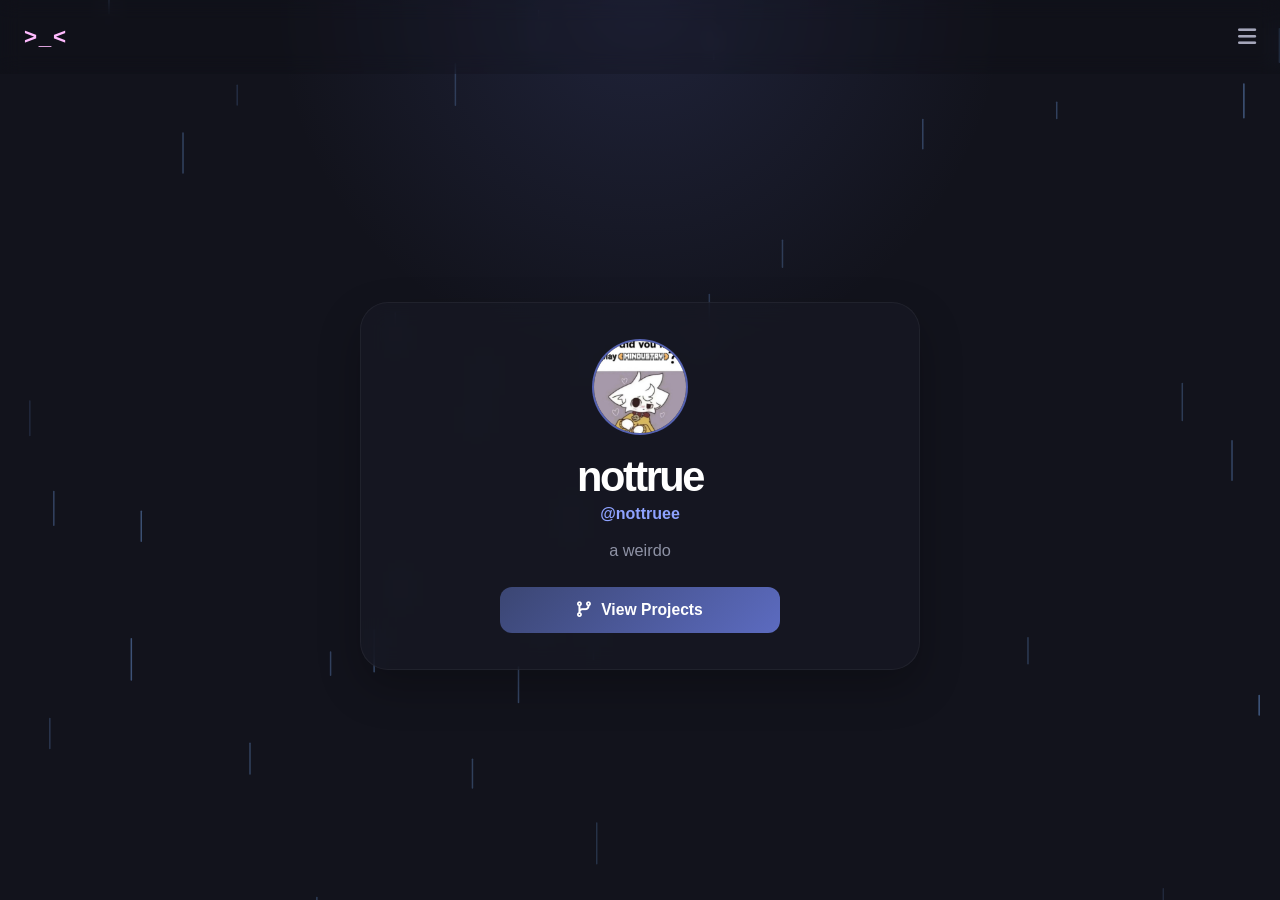
<file: index.html>
<!DOCTYPE html>
<html lang="en">
<head>
    <meta charset="UTF-8">
    <meta name="viewport" content="width=device-width, initial-scale=1.0">
    <title>nottrue | About</title>
    <link rel="stylesheet" href="style.css">
    <link rel="stylesheet" href="https://cdnjs.cloudflare.com/ajax/libs/font-awesome/6.4.0/css/all.min.css">
</head>
<body>
    <canvas id="rain" aria-hidden="true"></canvas>

    <div class="mobile-menu" id="mobileMenu">
        <nav class="menu-links">
            <a href="./" class="menu-item active">About</a>
            <a href="projects/" class="menu-item">Projects</a>
            <a href="links/" class="menu-item">Links</a>
        </nav>
    </div>

    <header class="navbar">
        <a href="./" class="logo-text" aria-label="Home">>_<</a>
        <div class="nav-right">
            <button class="icon-btn" id="menuToggle" aria-label="Toggle Menu">
                <i class="fa-solid fa-bars" id="menuIcon"></i>
            </button>
        </div>
    </header>

    <section id="hero" class="fullscreen-section">
        <main class="hero-section">
            <div class="profile-card">
                <div class="avatar-wrapper">
                    <img src="images/profile/Profilr.jpeg" alt="Profile avatar of nottrue" class="avatar">
                </div>

                <h1 class="profile-name">nottrue</h1>
                <p class="profile-handle">@nottruee</p>
                <p class="tagline">a weirdo</p>

                <div class="cta-buttons">
                    <a href="projects/" class="btn btn-primary"><i class="fa-solid fa-code-branch"></i> View Projects</a>
                </div>
            </div>
        </main>
    </section>

    <script src="script.js"></script>
</body>
</html>
</file>
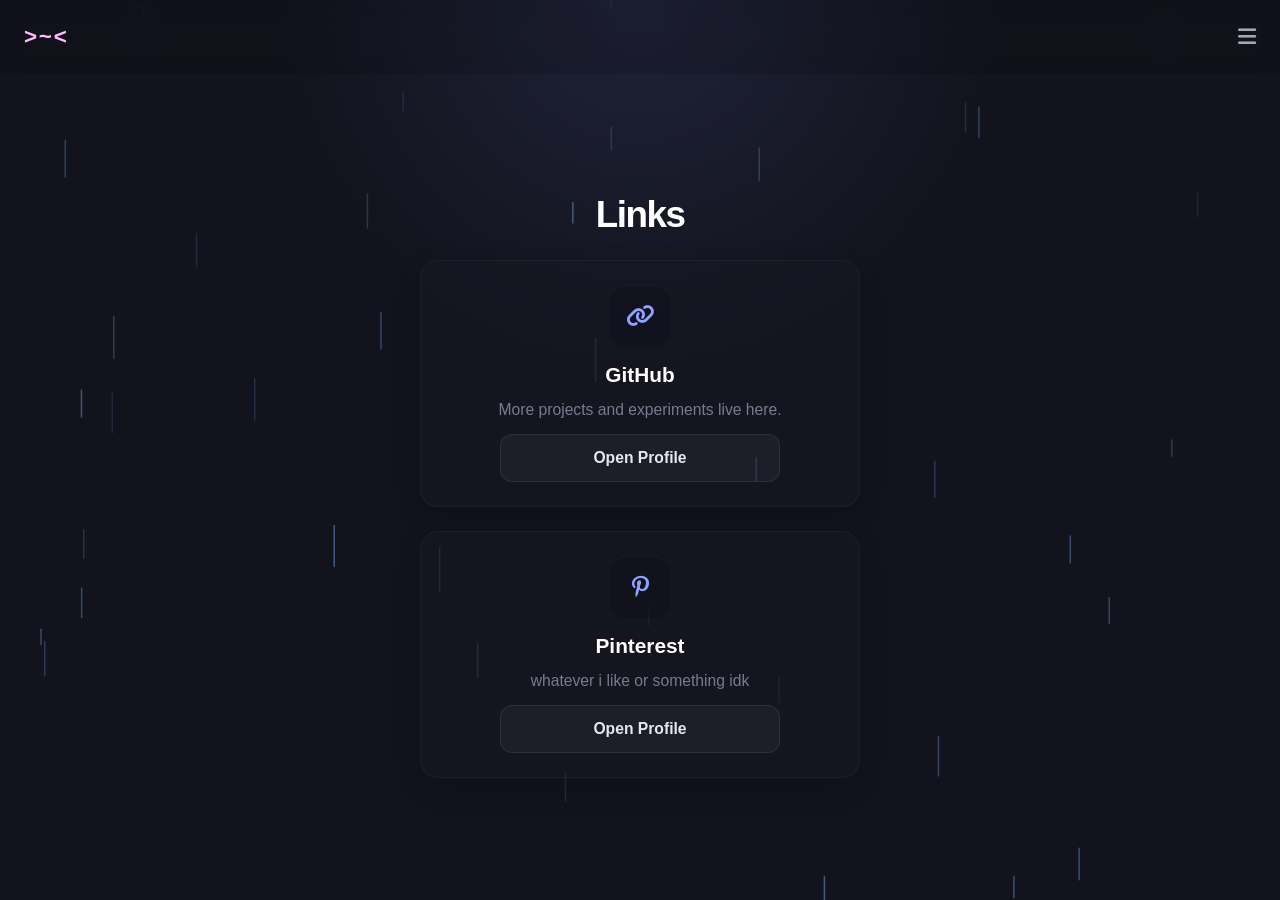
<file: links/index.html>
<!DOCTYPE html>
<html lang="en">
<head>
    <meta charset="UTF-8">
    <meta name="viewport" content="width=device-width, initial-scale=1.0">
    <title>Links | nottrue</title>
    <link rel="stylesheet" href="../style.css">
    <link rel="stylesheet" href="https://cdnjs.cloudflare.com/ajax/libs/font-awesome/6.4.0/css/all.min.css">
</head>
<body>
    <canvas id="rain" aria-hidden="true"></canvas>

    <div class="mobile-menu" id="mobileMenu">
        <nav class="menu-links">
            <a href="../" class="menu-item">About</a>
            <a href="../projects/" class="menu-item">Projects</a>
            <a href="../links/" class="menu-item active">Links</a>
        </nav>
    </div>

    <header class="navbar">
        <a href="../" class="logo-text" aria-label="Home">&gt;~&lt;</a>
        <div class="nav-right">
            <button class="icon-btn" id="menuToggle" aria-label="Toggle Menu">
                <i class="fa-solid fa-bars" id="menuIcon"></i>
            </button>
        </div>
    </header>

    <section class="features-section">
        <div class="features-container">
            <h2 class="section-heading">Links</h2>

            <div class="feature-card">
                <div class="icon-box">
                    <i class="fa-solid fa-link"></i>
                </div>
                <h3 class="feature-title">GitHub</h3>
                <p class="feature-desc">More projects and experiments live here.</p>
                <a href="https://github.com/nottruee" class="btn btn-secondary" target="_blank" rel="noreferrer">Open Profile</a>
            </div>

            <div class="feature-card">
                <div class="icon-box">
                    <i class="fa-brands fa-pinterest-p"></i>
                </div>
                <h3 class="feature-title">Pinterest</h3>
                <p class="feature-desc">whatever i like or something idk</p>
                <a href="https://www.pinterest.com/nottrue_" class="btn btn-secondary" target="_blank" rel="noreferrer">Open Profile</a>
            </div>
        </div>
    </section>

    <script src="../script.js"></script>
</body>
</html>
</file>
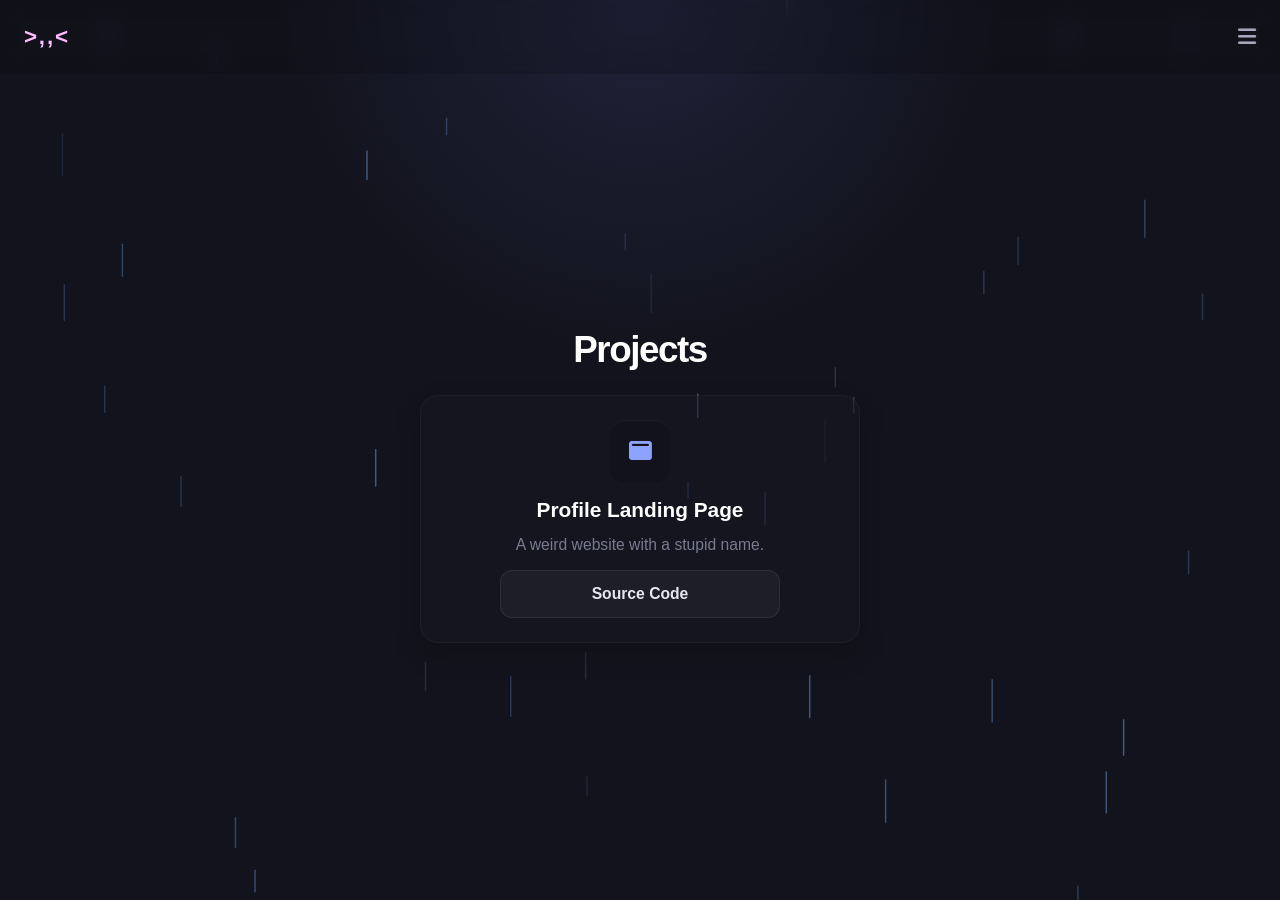
<file: projects/index.html>
<!DOCTYPE html>
<html lang="en">
<head>
    <meta charset="UTF-8">
    <meta name="viewport" content="width=device-width, initial-scale=1.0">
    <title>Projects | nottrue</title>
    <link rel="stylesheet" href="../style.css">
    <link rel="stylesheet" href="https://cdnjs.cloudflare.com/ajax/libs/font-awesome/6.4.0/css/all.min.css">
</head>
<body>
    <canvas id="rain" aria-hidden="true"></canvas>

    <div class="mobile-menu" id="mobileMenu">
        <nav class="menu-links">
            <a href="../" class="menu-item">About</a>
            <a href="../projects/" class="menu-item active">Projects</a>
            <a href="../links/" class="menu-item">Links</a>
        </nav>
    </div>

    <header class="navbar">
        <a href="../" class="logo-text" aria-label="Home">&gt;,,&lt;</a>
        <div class="nav-right">
            <button class="icon-btn" id="menuToggle" aria-label="Toggle Menu">
                <i class="fa-solid fa-bars" id="menuIcon"></i>
            </button>
        </div>
    </header>

    <section class="features-section">
        <div class="features-container">
            <h2 class="section-heading">Projects</h2>

            <div class="feature-card">
                <div class="icon-box">
                    <i class="fa-solid fa-window-maximize"></i>
                </div>
                <h3 class="feature-title">Profile Landing Page</h3>
                <p class="feature-desc">A weird website with a stupid name.</p>
                <a href="https://github.com/nottruee/profile-landing-page" class="btn btn-secondary">Source Code</a>
            </div>
        </div>
    </section>

    <script src="../script.js"></script>
</body>
</html>
</file>
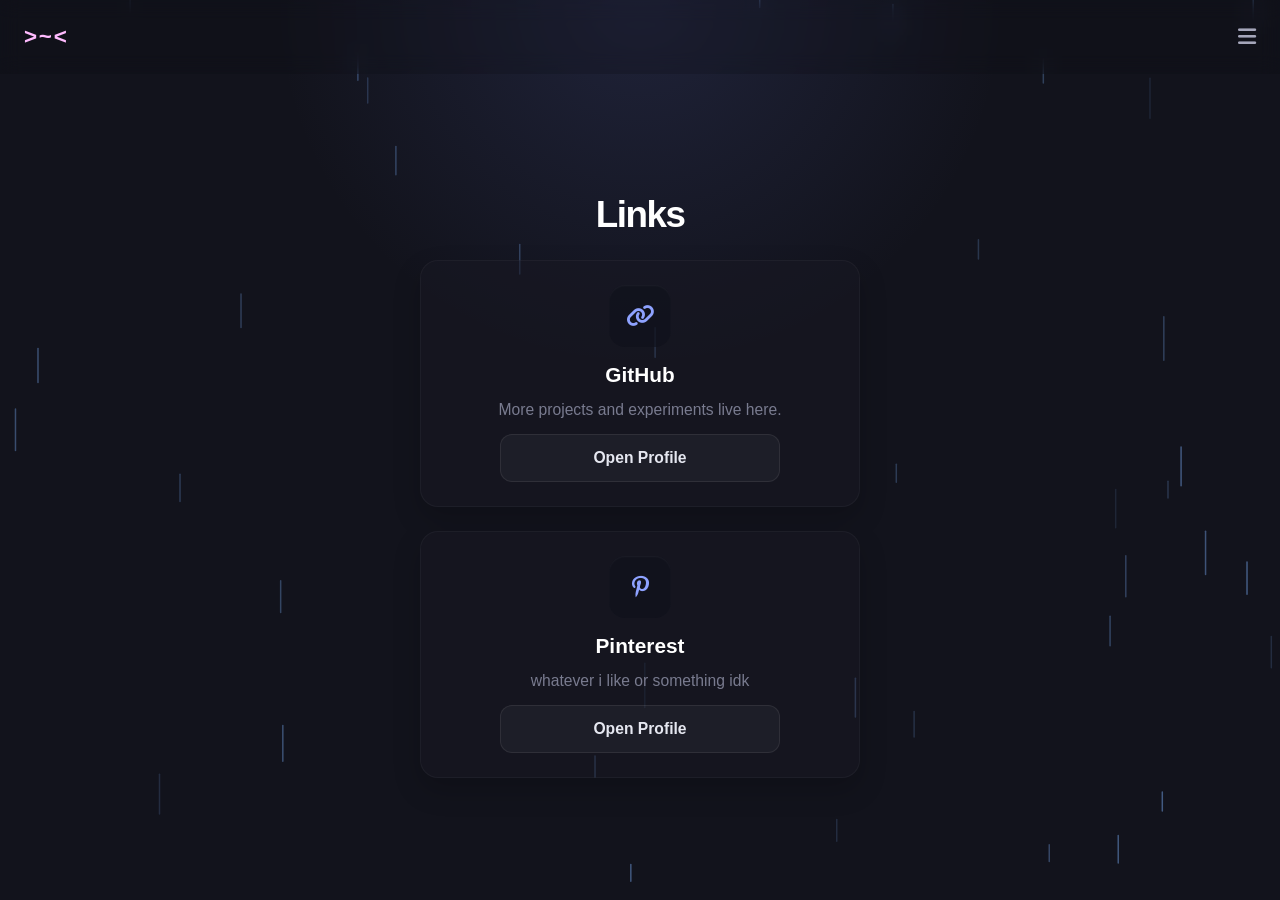
<file: links.html>
<!DOCTYPE html>
<html lang="en">
<head>
    <meta charset="UTF-8">
    <meta name="viewport" content="width=device-width, initial-scale=1.0">
    <title>Links | nottrue</title>
    <link rel="stylesheet" href="style.css">
    <link rel="stylesheet" href="https://cdnjs.cloudflare.com/ajax/libs/font-awesome/6.4.0/css/all.min.css">
</head>
<body>
    <canvas id="rain" aria-hidden="true"></canvas>

    <div class="mobile-menu" id="mobileMenu">
        <nav class="menu-links">
            <a href="index.html" class="menu-item">About</a>
            <a href="projects.html" class="menu-item">Projects</a>
            <a href="links.html" class="menu-item active">Links</a>
        </nav>
    </div>

    <header class="navbar">
        <a href="index.html" class="logo-text" aria-label="Home">>~<</a>
        <div class="nav-right">
            <button class="icon-btn" id="menuToggle" aria-label="Toggle Menu">
                <i class="fa-solid fa-bars" id="menuIcon"></i>
            </button>
        </div>
    </header>

    <section class="features-section">
        <div class="features-container">
            <h2 class="section-heading">Links</h2>

            <div class="feature-card">
                <div class="icon-box">
                    <i class="fa-solid fa-link"></i>
                </div>
                <h3 class="feature-title">GitHub</h3>
                <p class="feature-desc">More projects and experiments live here.</p>
                <a href="https://github.com/nottruee" class="btn btn-secondary" target="_blank" rel="noreferrer">Open Profile</a>
            </div>

            <div class="feature-card">
                <div class="icon-box">
                    <i class="fa-brands fa-pinterest-p"></i>
                </div>
                <h3 class="feature-title">Pinterest</h3>
                <p class="feature-desc">whatever i like or something idk</p>
                <a href="https://www.pinterest.com/nottrue_" class="btn btn-secondary" target="_blank" rel="noreferrer">Open Profile</a>
            </div>
        </div>
    </section>

    <script src="script.js"></script>
</body>
</html>
</file>
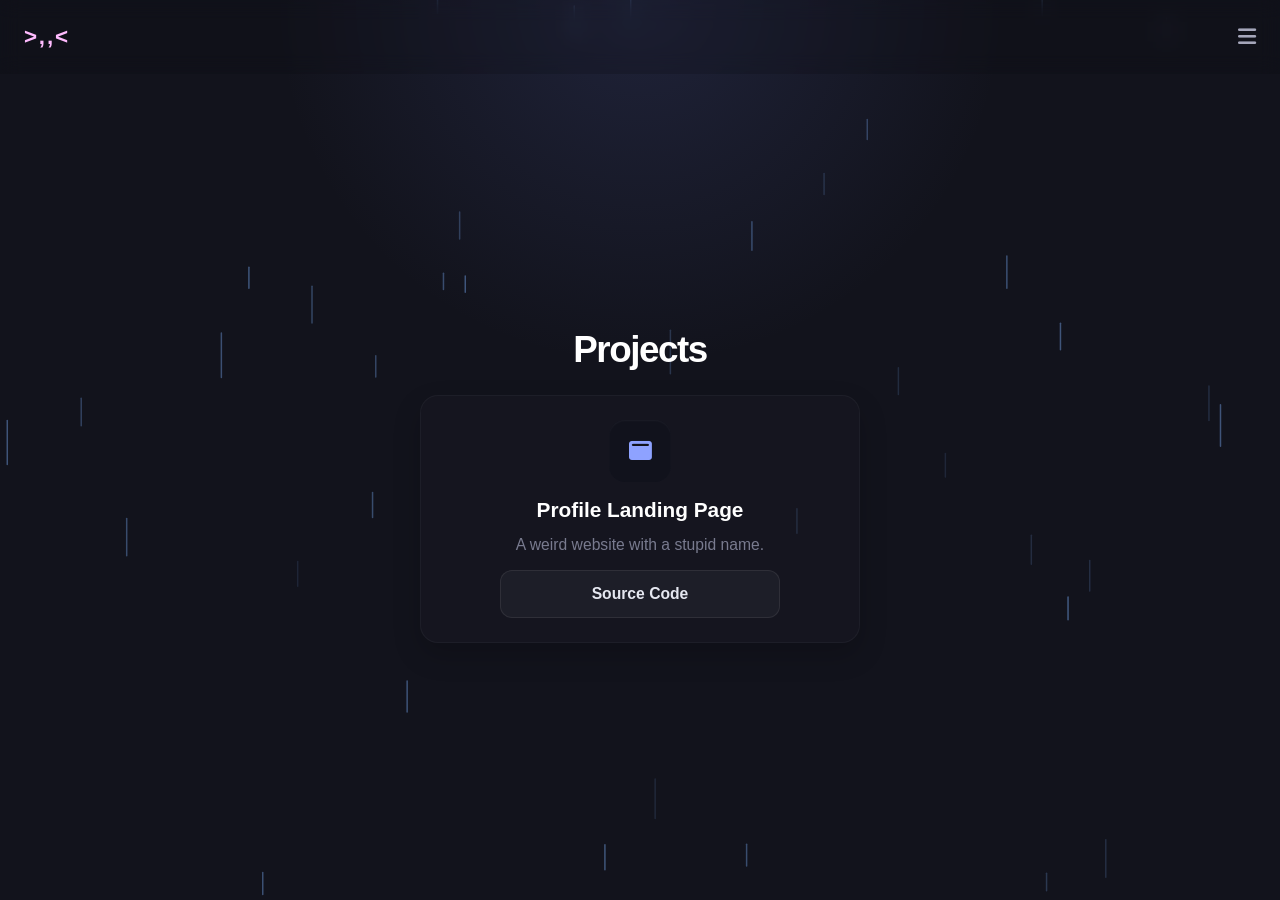
<file: projects.html>
<!DOCTYPE html>
<html lang="en">
<head>
    <meta charset="UTF-8">
    <meta name="viewport" content="width=device-width, initial-scale=1.0">
    <title>Projects | nottrue</title>
    <link rel="stylesheet" href="style.css">
    <link rel="stylesheet" href="https://cdnjs.cloudflare.com/ajax/libs/font-awesome/6.4.0/css/all.min.css">
</head>
<body>
    <canvas id="rain" aria-hidden="true"></canvas>

    <div class="mobile-menu" id="mobileMenu">
        <nav class="menu-links">
            <a href="index.html" class="menu-item">About</a>
            <a href="projects.html" class="menu-item active">Projects</a>
            <a href="links.html" class="menu-item">Links</a>
        </nav>
    </div>

    <header class="navbar">
        <a href="index.html" class="logo-text" aria-label="Home">>,,<</a>
        <div class="nav-right">
            <button class="icon-btn" id="menuToggle" aria-label="Toggle Menu">
                <i class="fa-solid fa-bars" id="menuIcon"></i>
            </button>
        </div>
    </header>

    <section class="features-section">
        <div class="features-container">
            <h2 class="section-heading">Projects</h2>

            <div class="feature-card">
                <div class="icon-box">
                    <i class="fa-solid fa-window-maximize"></i>
                </div>
                <h3 class="feature-title">Profile Landing Page</h3>
                <p class="feature-desc">A weird website with a stupid name.</p>
                <a href="https://github.com/nottruee/profile-landing-page" class="btn btn-secondary">Source Code</a>
            </div>
        </div>
    </section>

    <script src="script.js"></script>
</body>
</html>
</file>
<file: style.css>
* {
    margin: 0;
    padding: 0;
    box-sizing: border-box;
    font-family: -apple-system, BlinkMacSystemFont, "Segoe UI", Roboto, sans-serif;
}

html {
    scroll-behavior: smooth;
}

body {
    background: radial-gradient(circle at top, rgba(92, 107, 192, 0.18), transparent 33%), #12131C;
    color: #A5A6BA;
    overflow-x: hidden;
    position: relative;
    min-height: 100vh;
}

img {
    max-width: 100%;
    display: block;
}

a {
    text-decoration: none;
}

#rain {
    position: fixed;
    inset: 0;
    z-index: 1;
    pointer-events: none;
}

.drop {
    position: absolute;
    background: linear-gradient(transparent, rgba(255, 255, 255, 0.12));
    width: 1px;
    height: 50px;
    opacity: 0.6;
    animation: fall linear infinite;
}

@keyframes fall {
    0% { transform: translateY(-60px); }
    100% { transform: translateY(105vh); }
}

.navbar {
    position: fixed;
    top: 0;
    left: 0;
    width: 100%;
    z-index: 100;
    display: flex;
    justify-content: space-between;
    align-items: center;
    padding: 24px;
    background: rgba(10, 12, 18, 0.2);
    backdrop-filter: blur(10px);
    -webkit-backdrop-filter: blur(10px);
}

.logo-text {
    color: #FFBBFE;
    font-weight: 700;
    font-size: 1.4rem;
    letter-spacing: 0.08em;
}

.icon-btn {
    background: none;
    border: none;
    color: #A5A6BA;
    font-size: 1.3rem;
    cursor: pointer;
    transition: color 0.2s ease;
}

.icon-btn:hover {
    color: #FFFFFF;
}

.mobile-menu {
    position: fixed;
    top: -100%;
    left: 0;
    width: 100%;
    height: 40vh;
    display: flex;
    align-items: center;
    padding: 80px 30px 30px;
    background: rgba(18, 19, 28, 0.88);
    backdrop-filter: blur(15px);
    -webkit-backdrop-filter: blur(15px);
    z-index: 90;
    border-bottom: 1px solid rgba(255, 255, 255, 0.05);
    transition: top 0.4s cubic-bezier(0.16, 1, 0.3, 1);
}

.mobile-menu.open {
    top: 0;
}

.menu-links {
    display: flex;
    flex-direction: column;
    gap: 20px;
    width: 100%;
    text-align: center;
}

.menu-item {
    color: #8E92A5;
    font-size: 1.15rem;
    font-weight: 500;
    transition: color 0.2s ease;
}

.menu-item.active,
.menu-item:hover {
    color: #FFFFFF;
}

.fullscreen-section {
    position: relative;
    z-index: 10;
    min-height: 100vh;
    display: flex;
    justify-content: center;
    align-items: center;
    padding: 120px 24px 48px;
}

.hero-section {
    display: flex;
    justify-content: center;
    align-items: center;
    width: 100%;
}

.profile-card {
    width: min(100%, 560px);
    display: flex;
    flex-direction: column;
    align-items: center;
    text-align: center;
    padding: 36px 28px;
    background: rgba(24, 25, 36, 0.7);
    border: 1px solid rgba(255, 255, 255, 0.05);
    border-radius: 28px;
    backdrop-filter: blur(12px);
    -webkit-backdrop-filter: blur(12px);
    box-shadow: 0 18px 42px rgba(0, 0, 0, 0.25);
}

.avatar-wrapper {
    width: 96px;
    height: 96px;
    margin-bottom: 18px;
}

.avatar {
    width: 100%;
    height: 100%;
    border-radius: 50%;
    background-color: #181924;
    border: 2px solid rgba(92, 107, 192, 0.9);
    object-fit: cover;
}

.profile-name {
    font-size: clamp(2rem, 4vw, 2.6rem);
    font-weight: 800;
    color: #FFFFFF;
    letter-spacing: -0.06em;
    margin-bottom: 4px;
}

.profile-handle {
    color: #8EA2FF;
    font-weight: 600;
    margin-bottom: 14px;
}

.tagline {
    max-width: 26rem;
    font-size: 1.02rem;
    line-height: 1.6;
    margin-bottom: 24px;
    color: #8E92A5;
}

.cta-buttons {
    display: flex;
    justify-content: center;
    width: 100%;
}

.btn {
    display: inline-flex;
    align-items: center;
    justify-content: center;
    gap: 10px;
    width: min(100%, 280px);
    padding: 14px 18px;
    border-radius: 12px;
    font-size: 0.98rem;
    font-weight: 600;
    transition: all 0.2s ease;
}

.btn-primary {
    color: #FFFFFF;
    background: linear-gradient(135deg, #3B4673, #5C6BC0);
}

.btn-primary:hover {
    transform: translateY(-1px);
    box-shadow: 0 10px 18px rgba(92, 107, 192, 0.2);
}

.btn-secondary {
    color: #E5E7F0;
    background-color: rgba(255, 255, 255, 0.04);
    border: 1px solid rgba(255, 255, 255, 0.08);
    margin-top: 12px;
}

.btn-secondary:hover {
    background-color: rgba(255, 255, 255, 0.08);
}

.features-section {
    position: relative;
    z-index: 10;
    min-height: 100vh;
    display: flex;
    justify-content: center;
    align-items: center;
    padding: 120px 24px 48px;
}

.features-container {
    width: min(100%, 440px);
    display: flex;
    flex-direction: column;
    gap: 24px;
    text-align: center;
}

.section-heading {
    color: #FFFFFF;
    font-size: clamp(1.8rem, 4vw, 2.3rem);
    font-weight: 800;
    letter-spacing: -0.04em;
}

.feature-card {
    display: flex;
    flex-direction: column;
    align-items: center;
    text-align: center;
    background: rgba(24, 25, 36, 0.55);
    border: 1px solid rgba(255, 255, 255, 0.04);
    border-radius: 18px;
    padding: 24px 22px;
    box-shadow: 0 12px 28px rgba(0, 0, 0, 0.18);
}

.icon-box {
    width: 62px;
    height: 62px;
    display: flex;
    align-items: center;
    justify-content: center;
    margin-bottom: 16px;
    background: rgba(17, 18, 28, 0.7);
    border-radius: 16px;
    box-shadow: inset 0 1px 2px rgba(255,255,255,0.05);
}

.icon-box i {
    color: #8EA2FF;
    font-size: 1.4rem;
}

.feature-title {
    color: #FFFFFF;
    font-size: 1.3rem;
    font-weight: 700;
    margin-bottom: 10px;
}

.feature-desc {
    color: #797B8F;
    font-size: 0.98rem;
    line-height: 1.6;
}
</file>
